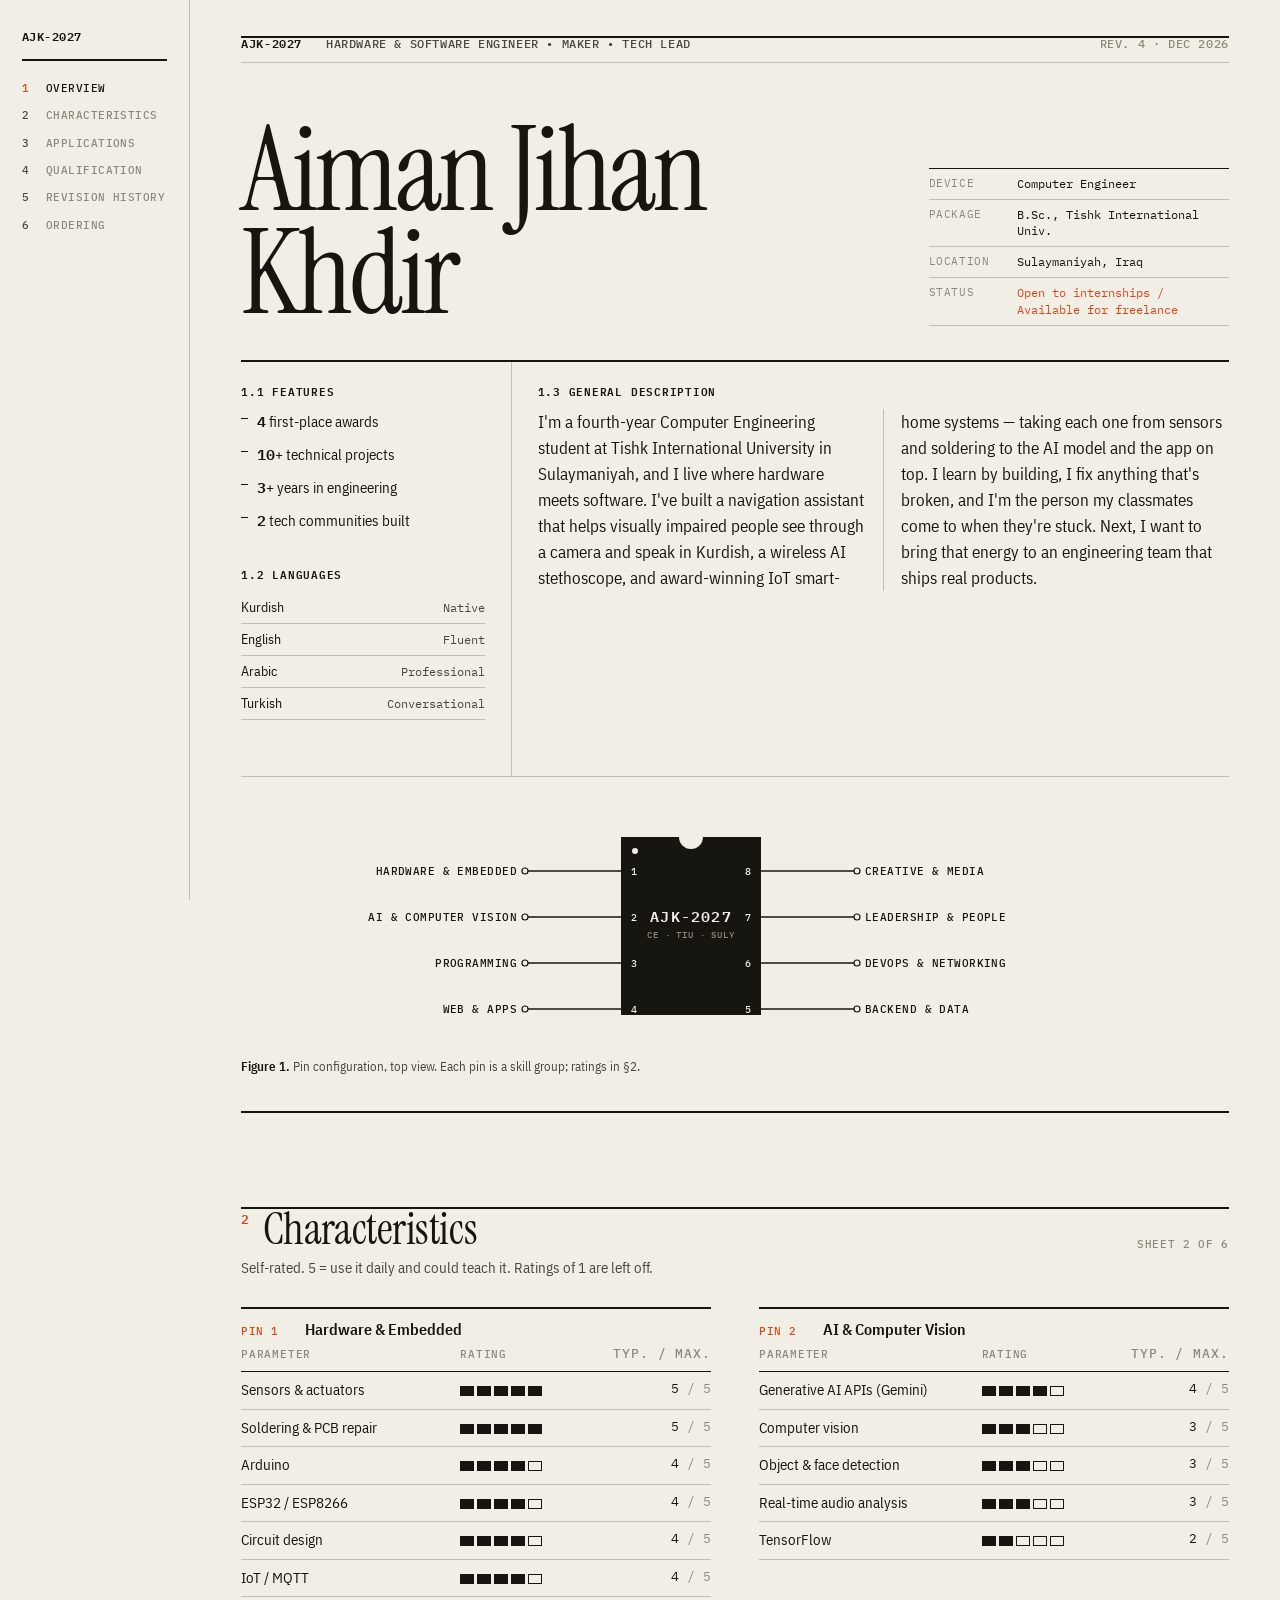
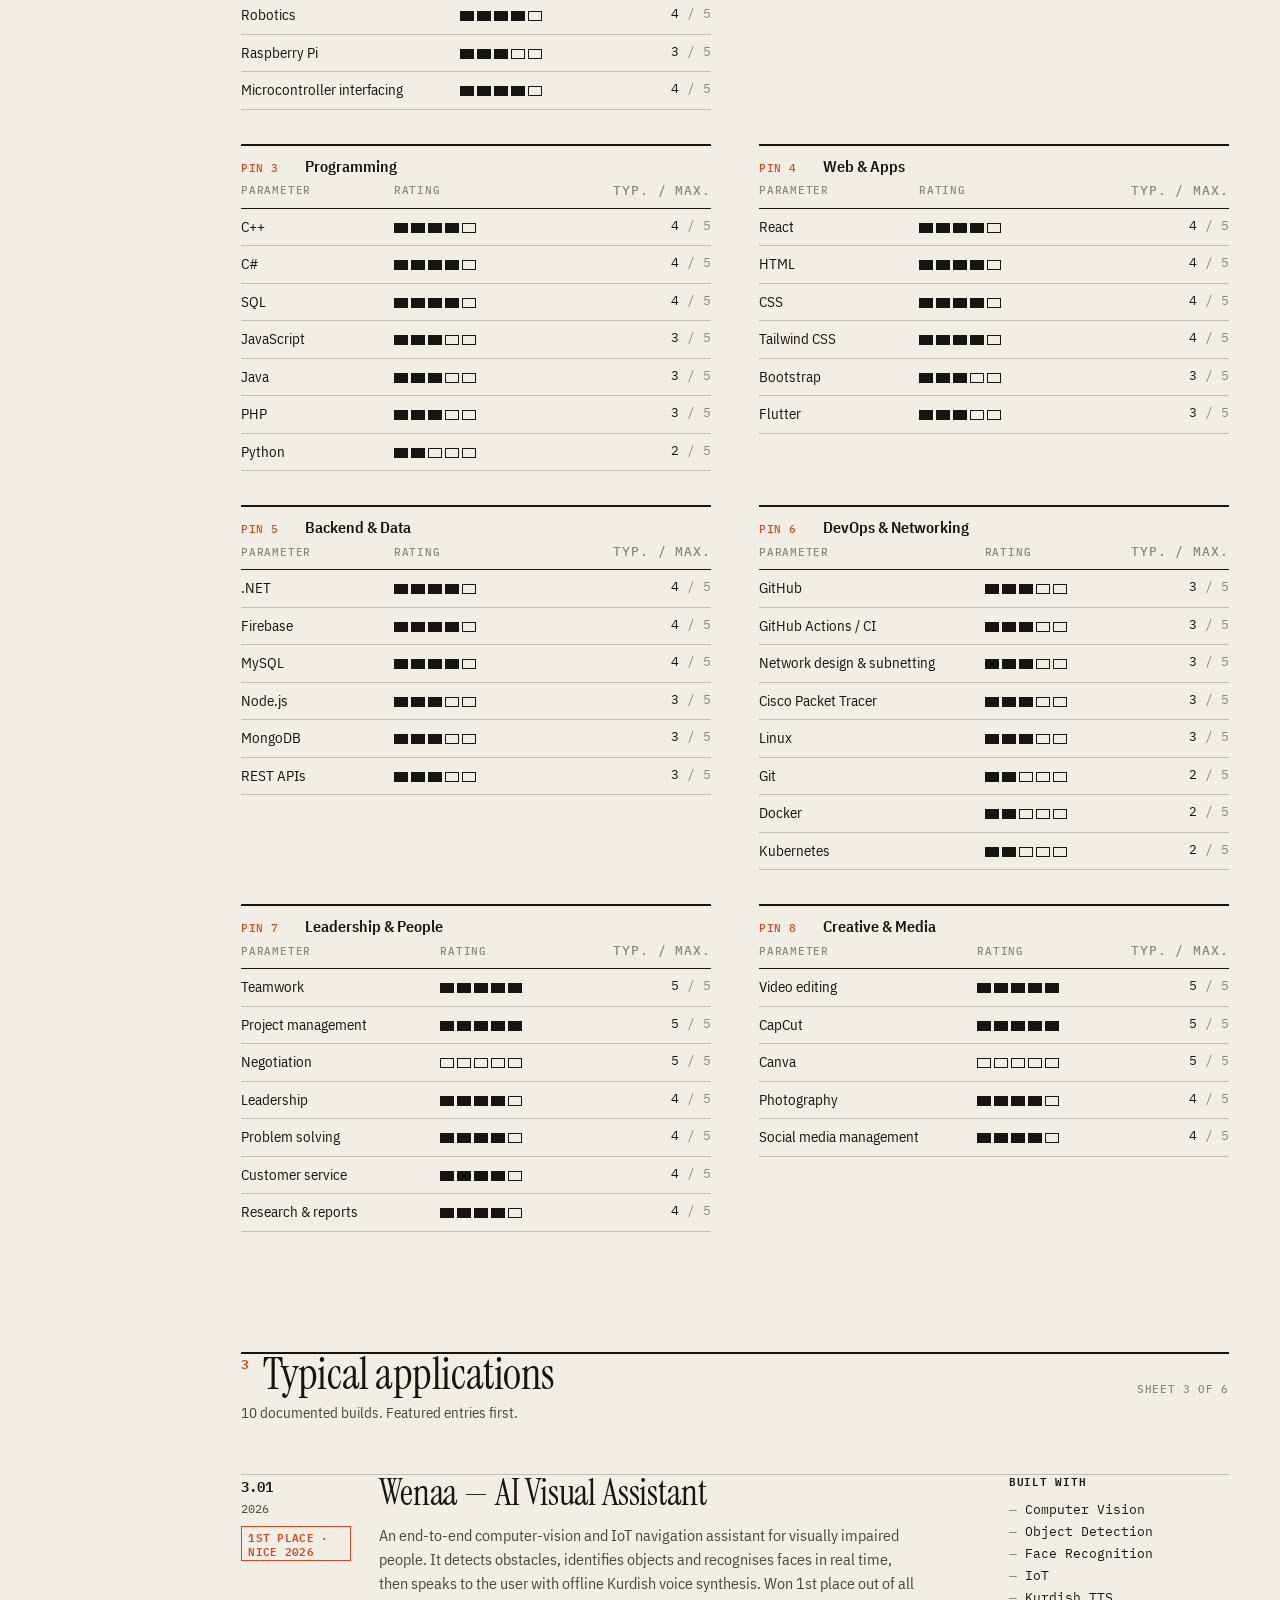
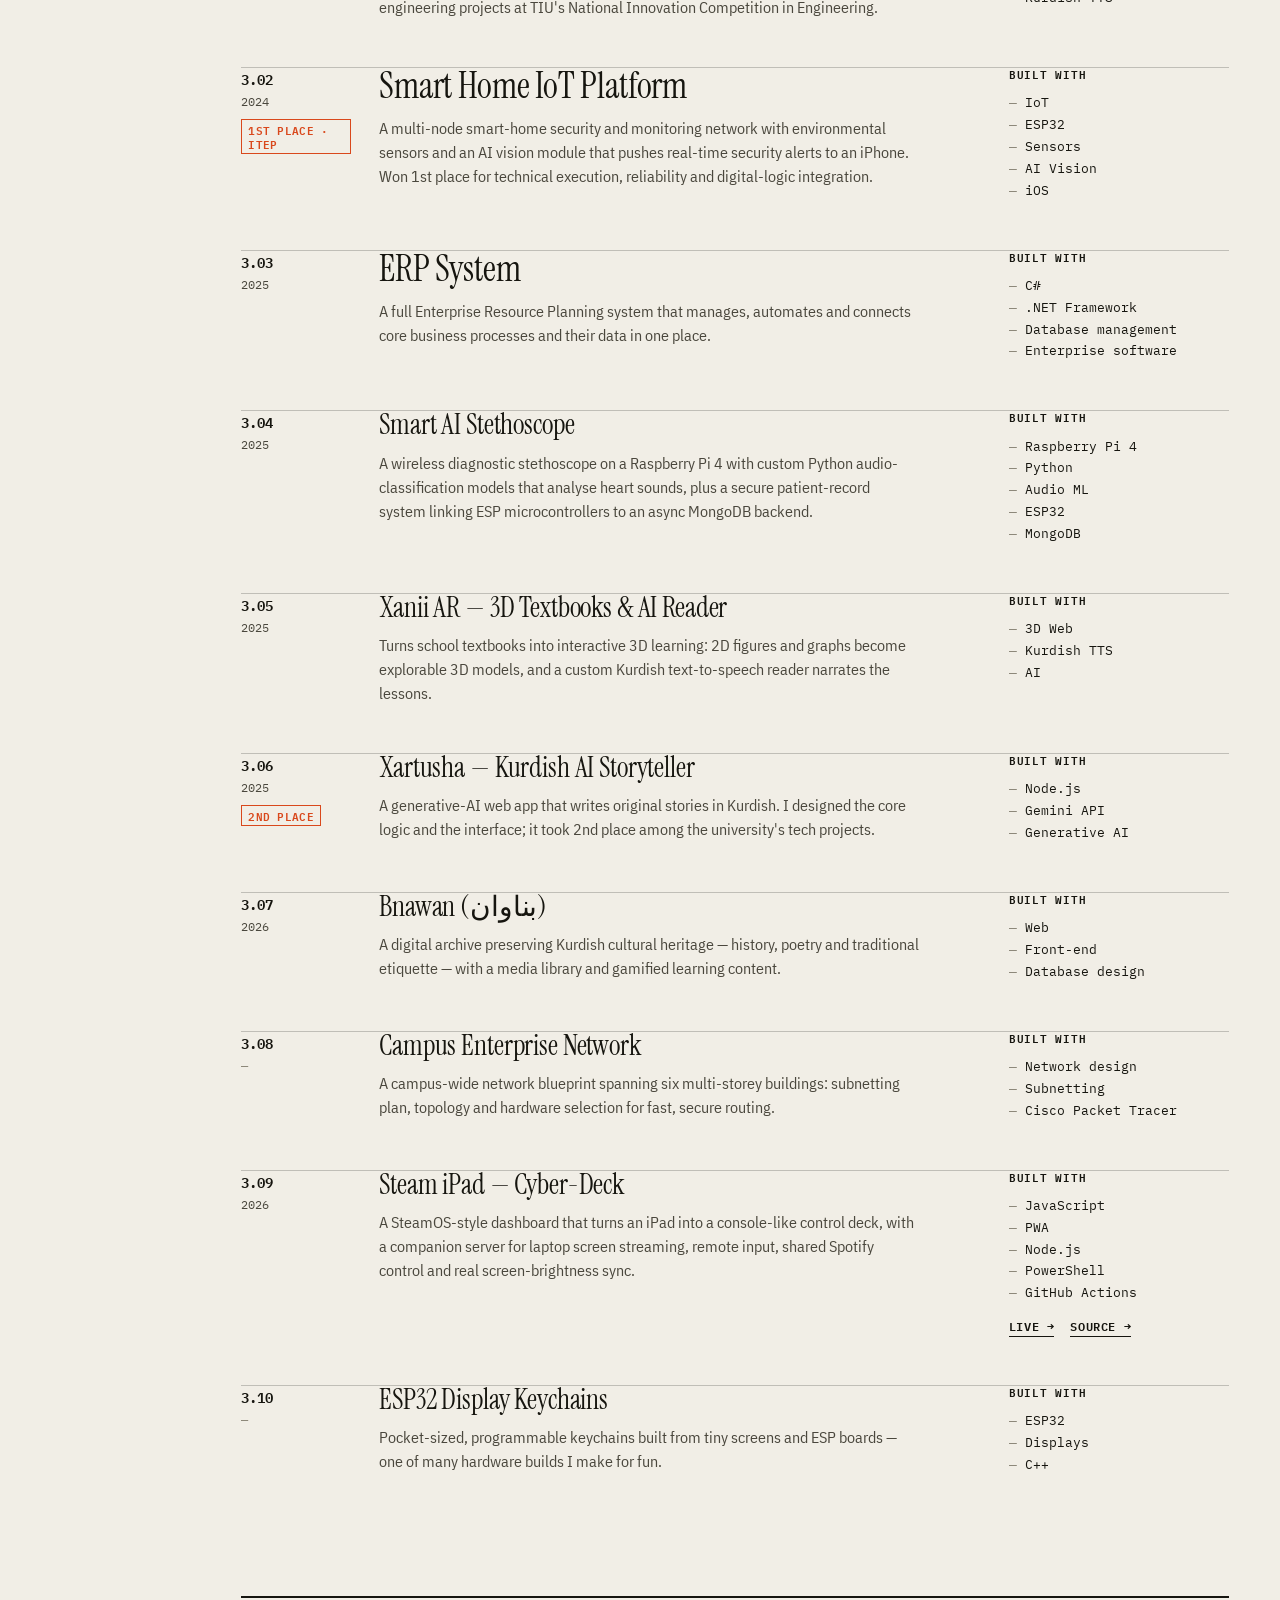
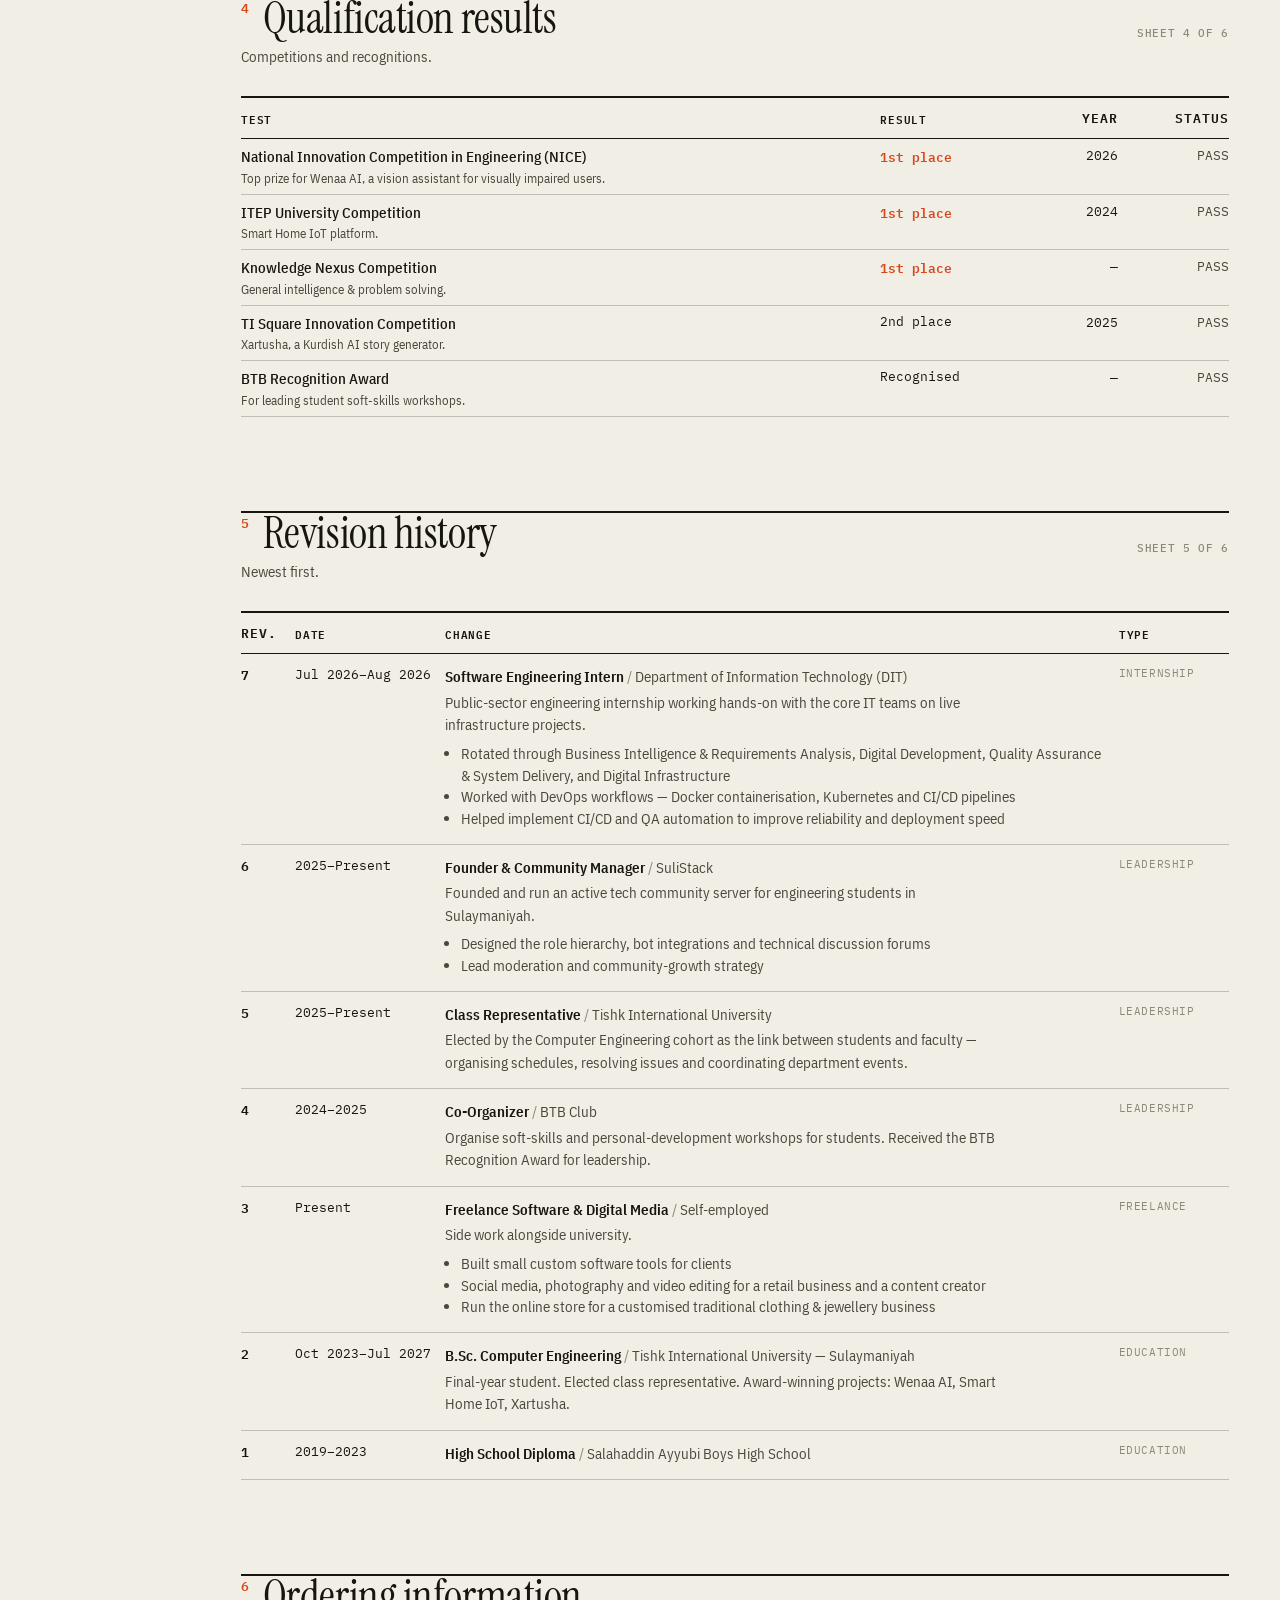
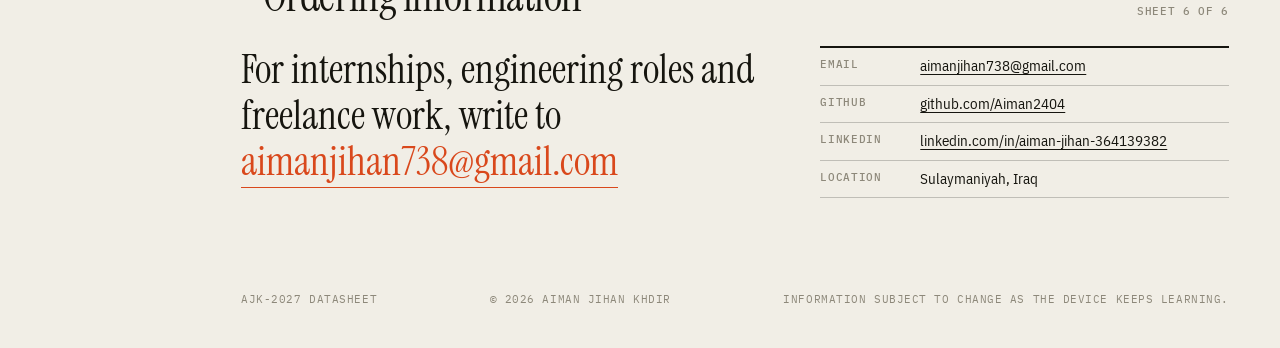
<file: paper/index.html>
<!doctype html>
<html lang="en">
  <head>
    <meta charset="UTF-8" />
    <meta name="viewport" content="width=device-width, initial-scale=1.0" />
    <meta name="theme-color" content="#f1eee6" />
    <title>AJK-2027 — Aiman Jihan Khdir · Datasheet</title>
    <meta name="description" content="Computer Engineering student in Sulaymaniyah building award-winning AI, IoT and embedded systems." />
    <link rel="preconnect" href="https://fonts.googleapis.com" />
    <link rel="preconnect" href="https://fonts.gstatic.com" crossorigin />
    <link
      href="https://fonts.googleapis.com/css2?family=IBM+Plex+Mono:wght@400;500;600&family=IBM+Plex+Sans+Condensed:wght@400;500;600&family=Instrument+Serif:ital@0;1&display=swap"
      rel="stylesheet"
    />
    <script type="module" crossorigin src="../assets/paper-Yotfmx_c.js"></script>
    <link rel="modulepreload" crossorigin href="../assets/profile-D7IU8vA9.js">
    <link rel="stylesheet" crossorigin href="../assets/paper-BLARzSPC.css">
  </head>
  <body>
    <div id="sheet"></div>
  </body>
</html>
</file>
<file: assets/paper-BLARzSPC.css>
:root{--paper: #f1eee6;--paper-2: #e8e4d8;--ink: #16150f;--ink-2: #4a473d;--dim: #8d887a;--rule: #16150f;--hair: rgba(22, 21, 15, .22);--acc: #d9481c;--mono: "IBM Plex Mono", ui-monospace, monospace;--sans: "IBM Plex Sans Condensed", "Arial Narrow", sans-serif;--serif: "Instrument Serif", Georgia, serif;--railw: 190px;color-scheme:light}*,*:before,*:after{box-sizing:border-box}html{scroll-behavior:smooth}body{margin:0;background:var(--paper);color:var(--ink);font:400 16px/1.5 var(--sans);-webkit-font-smoothing:antialiased;text-rendering:optimizeLegibility}a{color:inherit;text-decoration-thickness:1px;text-underline-offset:3px}a:hover{color:var(--acc)}::selection{background:var(--acc);color:var(--paper)}p{margin:0}h1,h2,h3{margin:0;font-weight:400}.rail{position:fixed;top:0;left:0;bottom:0;width:var(--railw);padding:28px 22px;border-right:1px solid var(--hair);font:500 11px/1.4 var(--mono);letter-spacing:.04em;text-transform:uppercase}.rail-part{font-weight:600;font-size:12px;padding-bottom:14px;border-bottom:2px solid var(--ink);margin-bottom:14px}.rail ol{list-style:none;margin:0;padding:0}.rail li a{display:flex;gap:10px;padding:6px 0;text-decoration:none;color:var(--dim)}.rail li a span{width:14px;color:var(--ink-2)}.rail li a.on,.rail li a:hover{color:var(--ink)}.rail li a.on span{color:var(--acc)}main{margin-left:var(--railw);max-width:1120px;padding:0 clamp(18px,4vw,56px) 0}[data-rule]{position:relative}[data-rule]:before{content:"";position:absolute;left:0;right:0;top:0;height:2px;background:var(--rule);grid-column:1 / -1;grid-row:1;transform-origin:left;transition:transform .9s cubic-bezier(.2,.7,.1,1)}.anim [data-rule]:not(.in):before{transform:scaleX(0)}.app[data-rule]:before{height:1px;background:var(--hair)}.sec{padding:72px 0 8px}.sec-head{display:grid;grid-template-columns:1fr auto;align-items:end;gap:6px 24px;padding-top:14px;margin-bottom:28px}.sec-head h2{font:400 clamp(30px,4vw,44px)/1 var(--serif);letter-spacing:-.01em}.sec-n{font:600 13px/1 var(--mono);color:var(--acc);vertical-align:top;margin-right:14px;position:relative;top:6px}.sec-note{grid-column:1;font-size:15px;color:var(--ink-2)}.sec-sheet{grid-row:1;grid-column:2;font:500 11px var(--mono);text-transform:uppercase;letter-spacing:.06em;color:var(--dim)}.overview{padding-top:26px}.masthead{display:grid;grid-template-columns:auto 1fr auto;gap:24px;padding:10px 0;border-bottom:1px solid var(--hair);font:500 12px/1.3 var(--mono);text-transform:uppercase;letter-spacing:.05em}.masthead .part{font-weight:600}.mast-mid{color:var(--ink-2)}.mast-r{color:var(--dim)}.title-row{display:grid;grid-template-columns:minmax(0,1fr) 300px;gap:40px;align-items:end;padding:56px 0 34px;border-bottom:2px solid var(--ink)}.title-row h1{font:400 clamp(56px,9.2vw,128px)/.88 var(--serif);letter-spacing:-.025em}.idbox{margin:0;font:400 12px/1.35 var(--mono);border-top:1px solid var(--ink)}.idbox div{display:grid;grid-template-columns:78px 1fr;gap:10px;padding:7px 0;border-bottom:1px solid var(--hair)}.idbox dt{color:var(--dim);text-transform:uppercase;letter-spacing:.05em;font-size:11px}.idbox dd{margin:0}.acc{color:var(--acc)}.front{display:grid;grid-template-columns:.75fr 2fr;gap:0;border-bottom:1px solid var(--hair)}.front .col{padding:22px 26px 30px;border-left:1px solid var(--hair)}.front .col:first-child{padding-left:0;border-left:0}.front h3,.app-side .lbl{font:600 11px/1.2 var(--mono);text-transform:uppercase;letter-spacing:.07em;margin:0 0 12px}.front h3+*{margin-bottom:26px}.feat{list-style:none;margin:0;padding:0}.feat li{position:relative;padding:0 0 8px 16px;font-size:15px}.feat li:before{content:"";position:absolute;left:0;top:.62em;width:7px;height:1px;background:var(--ink)}.feat b{font:600 15px var(--mono)}.mini{border-collapse:collapse;width:100%;font-size:14px}.mini td{padding:5px 0;border-bottom:1px solid var(--hair)}.mini td+td{text-align:right;font:400 12px var(--mono);color:var(--ink-2)}.desc p{font-size:16.5px;line-height:1.58;-webkit-hyphens:auto;hyphens:auto}.desc p{columns:2;column-gap:36px;column-rule:1px solid var(--hair);padding-right:0}.front .col.desc{padding-right:0}.fig{padding:30px 0 34px;border-bottom:2px solid var(--ink)}.pinout svg{max-width:900px}.pinlist{display:none}.pinout{margin:0}.pinout svg{width:100%;height:auto;display:block;overflow:visible}.chip{fill:var(--ink)}.notch,.dot{fill:var(--paper)}.chip-l{fill:var(--paper);font:600 15px var(--mono);letter-spacing:.08em}.chip-s{fill:var(--dim);font:500 8.5px var(--mono);letter-spacing:.1em}.pin-n{fill:var(--paper);font:500 10px var(--mono)}.pin-l{fill:var(--ink);font:500 11px var(--mono);letter-spacing:.04em}.pin{stroke:var(--ink);stroke-width:1.4;stroke-dasharray:96;stroke-dashoffset:0;transition:stroke-dashoffset .7s ease}.pad{fill:var(--paper);stroke:var(--ink);stroke-width:1.2}.anim .pinout:not(.in) .pin{stroke-dashoffset:96}.anim .pinout .pin-l,.anim .pinout .pad{transition:opacity .4s .5s}.anim .pinout:not(.in) .pin-l,.anim .pinout:not(.in) .pad{opacity:0}.pinout figcaption{margin-top:12px;font-size:13px;color:var(--ink-2)}.pinout figcaption b,.spec small{font-weight:600;color:var(--ink)}.spec{width:100%;border-collapse:collapse;font-size:15px}.spec thead th{text-align:left;font:600 11px var(--mono);text-transform:uppercase;letter-spacing:.07em;padding:9px 12px 9px 0;border-top:2px solid var(--ink);border-bottom:1px solid var(--ink)}.spec td{padding:7px 12px 7px 0;border-bottom:1px solid var(--hair);vertical-align:top}.spec .num{text-align:right;font-family:var(--mono);font-size:13px;padding-right:0;padding-left:12px;white-space:nowrap}.spec .dim,.dim{color:var(--dim)}.pinref{display:inline-block;width:64px;font:500 11px var(--mono);color:var(--acc);text-transform:uppercase;letter-spacing:.05em}.spec tbody tr:not(.grp):hover td{background:var(--paper-2)}.ticks{display:inline-flex;gap:3px;vertical-align:middle}.ticks i{width:14px;height:10px;border:1px solid var(--ink)}.ticks i.on{background:var(--ink);transition:background-color .25s calc(var(--d) * 70ms)}.anim tr:not(.in) .ticks i.on{background:transparent}.spec td.t{width:112px}.spec-grid{display:grid;grid-template-columns:1fr 1fr;gap:8px 48px;align-items:start}.spec-grid .spec{margin-bottom:26px}.spec-grid thead tr.grp th{border-top:2px solid var(--ink);border-bottom:0;padding:10px 0 2px;font:600 16px var(--sans);text-transform:none;letter-spacing:0}.spec-grid thead tr+tr th{border-top:0;color:var(--dim);font-weight:500;padding-top:4px}.app{display:grid;grid-template-columns:110px minmax(0,1fr) 220px;gap:28px;padding:22px 0 26px}.app-meta{font:400 12px/1.6 var(--mono);color:var(--ink-2)}.app-n{font:600 14px var(--mono);color:var(--ink);margin-bottom:2px}.badge{display:inline-block;margin-top:8px;padding:3px 6px 2px;border:1px solid var(--acc);color:var(--acc);font:600 10.5px/1.3 var(--mono);text-transform:uppercase;letter-spacing:.03em}.app-body h3{font:400 28px/1.08 var(--serif);margin-bottom:10px;letter-spacing:-.005em}.feat-app .app-body h3{font-size:36px}.app-body p{color:var(--ink-2);max-width:60ch}.app-side ul{list-style:none;margin:0;padding:0;font:400 12.5px/1.75 var(--mono)}.app-side li:before{content:"— ";color:var(--dim)}.links{margin-top:12px;display:flex;gap:16px;font:600 12px var(--mono);text-transform:uppercase;letter-spacing:.05em}.links a{text-decoration:none;border-bottom:1px solid currentColor}.qual small{display:block;font:400 13px var(--sans);color:var(--ink-2);margin-top:1px}.qual td:first-child{font-weight:500}.qual td:nth-child(2){font:400 13px var(--mono);white-space:nowrap}.qual tr.first td:nth-child(2){color:var(--acc);font-weight:600}.pass{color:var(--ink-2)}.revs td{padding-top:12px;padding-bottom:14px}.revs .rev{text-align:left;padding-left:0;padding-right:14px;width:54px;font-weight:600}.revs th.num{text-align:left;padding-left:0}.revs .when{font:400 13px var(--mono);white-space:nowrap;width:150px}.revs b{font-weight:600}.revs .org{color:var(--ink-2)}.revs .org:before{content:"/ ";color:var(--dim)}.revs p{color:var(--ink-2);margin-top:3px;max-width:70ch}.revs ul{margin:6px 0 0;padding-left:16px;color:var(--ink-2);font-size:14.5px}.revs .kind{font:400 11px var(--mono);text-transform:uppercase;letter-spacing:.05em;color:var(--dim);width:110px}.order{display:grid;grid-template-columns:1.3fr 1fr;gap:48px;align-items:start;padding-bottom:80px}.order-big{font:400 clamp(26px,3.2vw,40px)/1.15 var(--serif)}.order-big a{color:var(--acc);text-decoration:none;border-bottom:1px solid var(--acc);word-break:break-all}.order-big a:hover{color:var(--ink);border-color:var(--ink)}.mini2 td:first-child{font:500 11px var(--mono);text-transform:uppercase;letter-spacing:.06em;color:var(--dim);width:100px;padding-top:9px}.mini2 td{padding-top:7px;padding-bottom:7px}.mini2 tr:first-child td{border-top:2px solid var(--ink)}.colophon{display:flex;justify-content:space-between;gap:18px;flex-wrap:wrap;padding:14px 0 34px;font:400 11px var(--mono);text-transform:uppercase;letter-spacing:.05em;color:var(--dim)}.colophon:before{height:1px!important}@media (max-width: 1100px){.desc p{columns:1}.spec-grid{grid-template-columns:1fr}.app{grid-template-columns:90px minmax(0,1fr)}.app-side{grid-column:2}.app-side ul{display:flex;flex-wrap:wrap;gap:0 16px}}@media (max-width: 860px){:root{--railw: 0px}.rail{position:sticky;top:0;bottom:auto;width:auto;z-index:5;display:flex;align-items:center;gap:14px;padding:10px 18px;background:var(--paper);border-right:0;border-bottom:1px solid var(--ink);overflow-x:auto}.rail-part{border:0;padding:0;margin:0;white-space:nowrap}.sec{scroll-margin-top:44px}.rail ol{display:flex;gap:14px;white-space:nowrap}.rail li a{padding:0;gap:5px}.rail li a span{width:auto}.title-row{grid-template-columns:1fr;gap:28px;padding-top:40px}}@media (max-width: 620px){body{font-size:15px}.sec{padding-top:52px}.masthead{grid-template-columns:1fr auto}.mast-mid{display:none}.title-row h1{font-size:62px}.front{grid-template-columns:1fr}.front .col{padding:22px 0 6px;border-left:0;border-top:1px solid var(--hair)}.front .col:first-child{border-top:0}.sec-head{grid-template-columns:1fr}.sec-sheet{grid-row:auto;grid-column:1}.pinout svg{display:none}.pinlist{display:grid;grid-template-columns:1fr 1fr;gap:0 18px;list-style:none;margin:0;padding:0;font:500 11px/1.3 var(--mono);text-transform:uppercase}.pinlist li{display:flex;gap:8px;padding:7px 0;border-bottom:1px solid var(--hair)}.pinlist span{display:inline-grid;place-items:center;width:18px;height:18px;background:var(--ink);color:var(--paper);flex:none}.pinref{width:auto;margin-right:10px}.spec td.t{width:auto}.ticks i{width:9px;height:9px}.app{grid-template-columns:1fr;gap:10px}.app-meta{display:flex;gap:12px;flex-wrap:wrap;align-items:baseline}.app-meta .badge{margin:0}.app-side{grid-column:1}.feat-app .app-body h3{font-size:30px}.qual thead th:nth-child(4),.qual td:nth-child(4){display:none}.revs thead{display:none}.revs tr{display:grid;grid-template-columns:auto 1fr;border-bottom:1px solid var(--hair);padding:10px 0}.revs td{border:0;padding:0 0 2px;width:auto!important}.revs td:nth-child(3){grid-column:1 / -1;padding-top:4px}.revs td.kind{grid-row:1;grid-column:2;text-align:right}.revs .when{grid-column:1 / -1;grid-row:2}.order{grid-template-columns:1fr;gap:28px}}@media (prefers-reduced-motion: reduce){html{scroll-behavior:auto}*{transition:none!important}}
</file>
